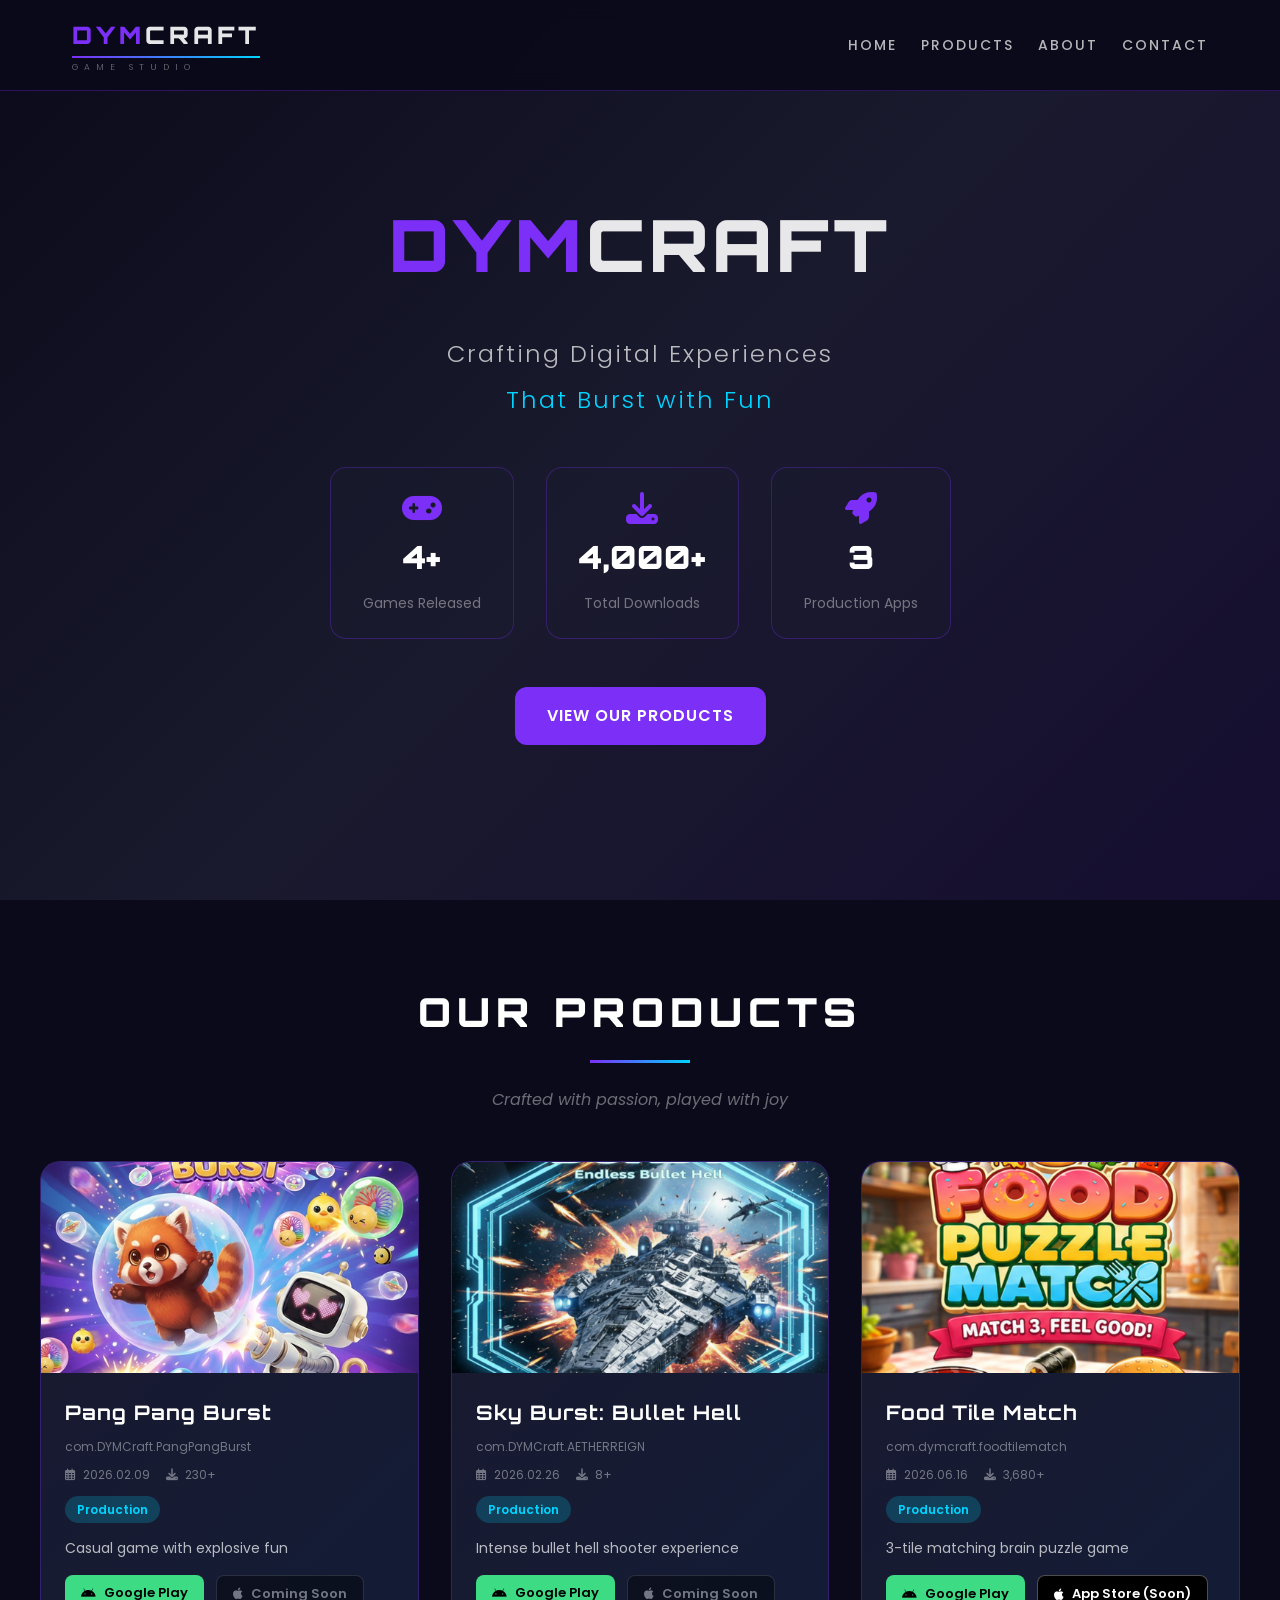
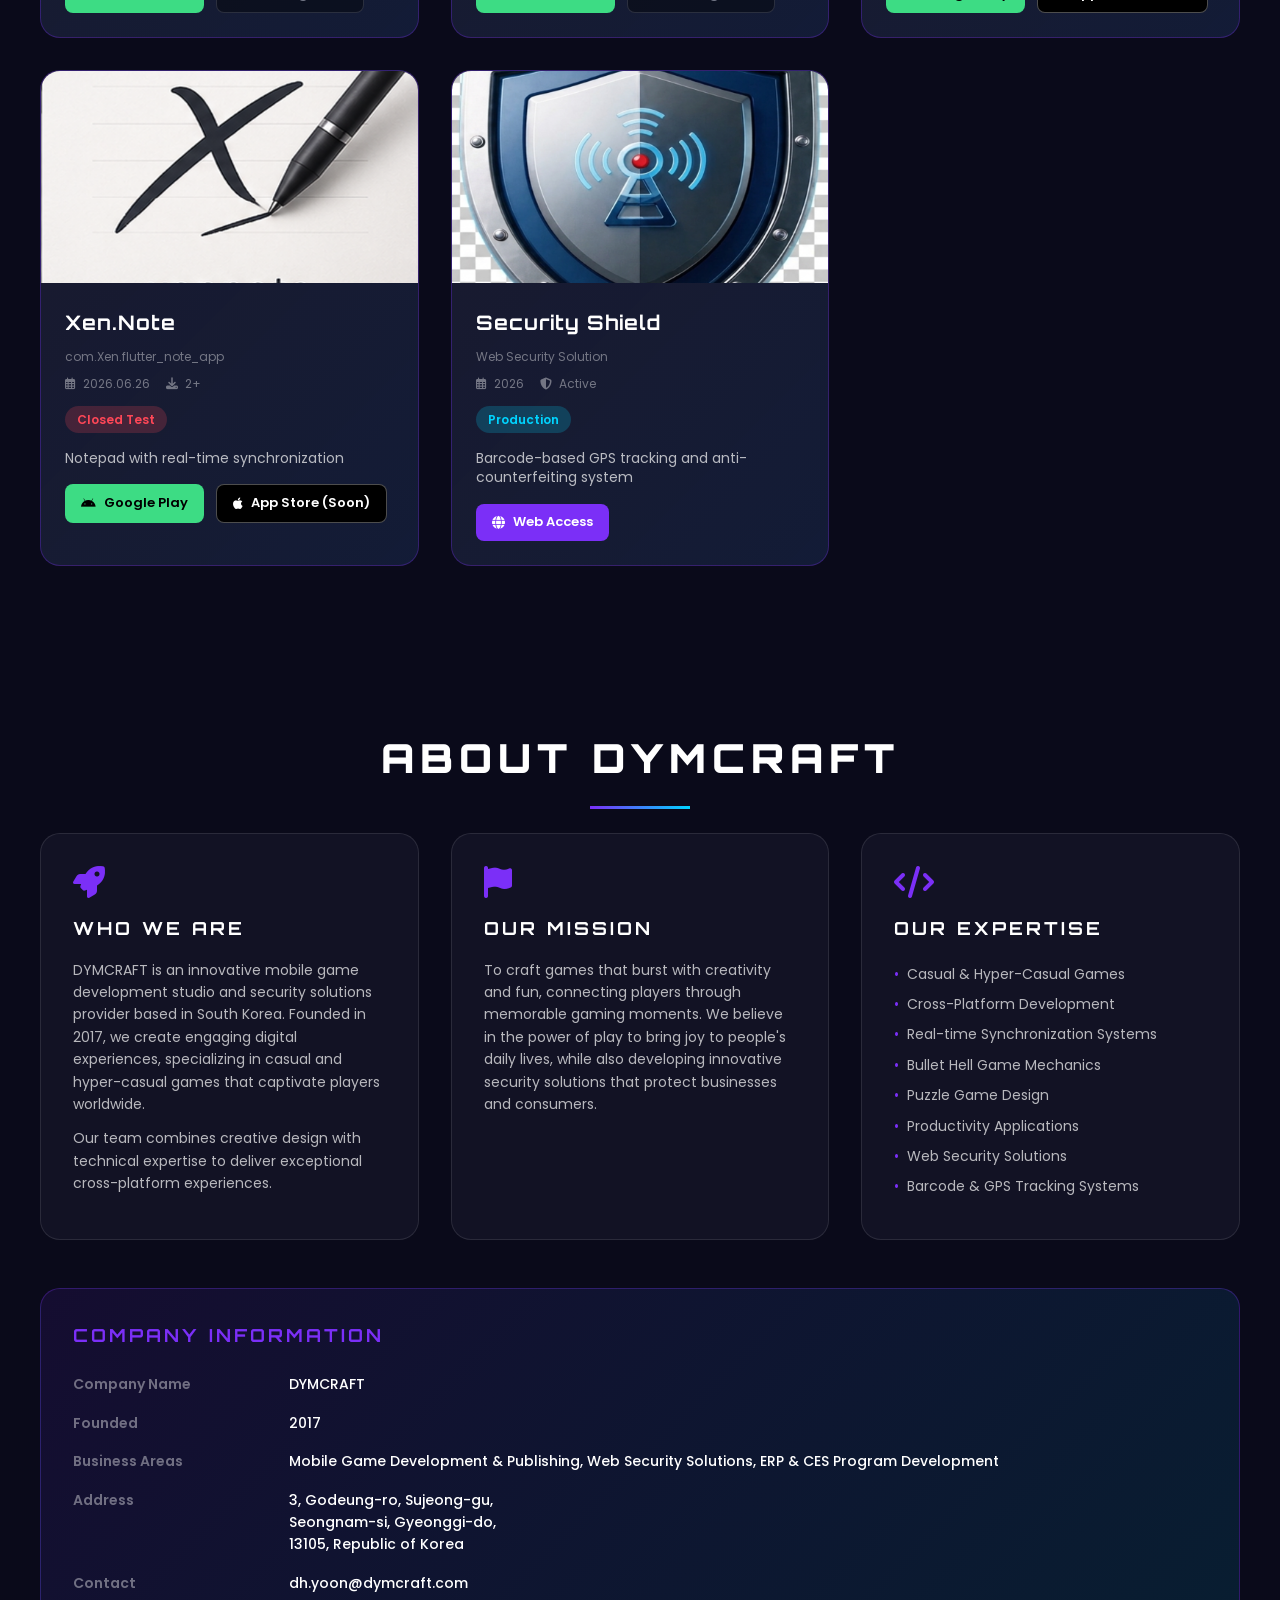
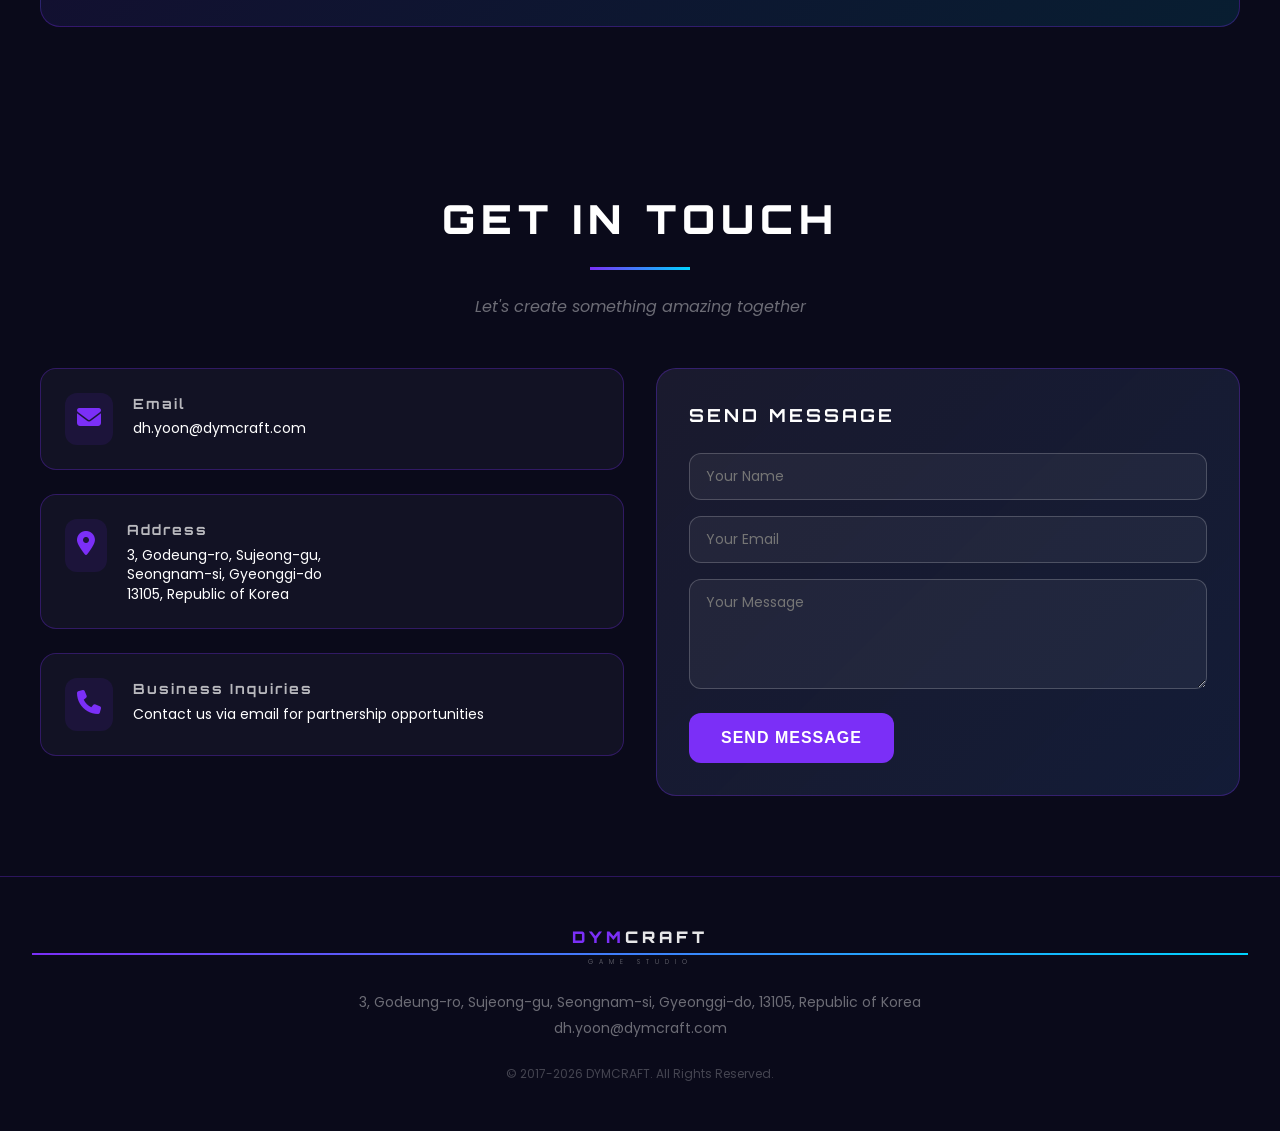
<file: index.html>
<!DOCTYPE html>
<html lang="en">
<head>
    <meta charset="UTF-8">
    <meta name="viewport" content="width=device-width, initial-scale=1.0">
    <title>DYMCRAFT - Crafting Digital Experiences</title>
    <meta name="description" content="DYMCRAFT - Innovative mobile game development studio and security solutions provider">
    <meta name="keywords" content="DYMCRAFT, game development, mobile games, Android games, security solutions, barcode tracking">
    
    <!-- Google Fonts -->
    <link rel="preconnect" href="https://fonts.googleapis.com">
    <link rel="preconnect" href="https://fonts.gstatic.com" crossorigin>
    <link href="https://fonts.googleapis.com/css2?family=Orbitron:wght@400;700;900&family=Poppins:wght@300;400;500;600;700&display=swap" rel="stylesheet">
    
    <!-- Font Awesome -->
    <link rel="stylesheet" href="https://cdnjs.cloudflare.com/ajax/libs/font-awesome/6.4.0/css/all.min.css">
    
    <link rel="stylesheet" href="css/style.css">
</head>
<body>
    <!-- Navigation -->
    <nav class="navbar">
        <div class="nav-container">
            <div class="logo">
                <span class="logo-dym">DYM</span><span class="logo-craft">CRAFT</span>
                <div class="logo-line"></div>
                <div class="logo-subtitle">GAME STUDIO</div>
            </div>
            <div class="nav-links">
                <a href="#home" class="nav-link">HOME</a>
                <a href="#products" class="nav-link">PRODUCTS</a>
                <a href="#about" class="nav-link">ABOUT</a>
                <a href="#contact" class="nav-link">CONTACT</a>
            </div>
        </div>
    </nav>

    <!-- Home Section -->
    <section id="home" class="hero">
        <div class="hero-content">
            <h1 class="hero-logo">
                <span class="logo-dym">DYM</span><span class="logo-craft">CRAFT</span>
            </h1>
            <p class="hero-subtitle">Crafting Digital Experiences</p>
            <p class="hero-highlight">That Burst with Fun</p>
            
            <div class="stats-container">
                <div class="stat-card">
                    <i class="fas fa-gamepad"></i>
                    <span class="stat-number">4+</span>
                    <span class="stat-label">Games Released</span>
                </div>
                <div class="stat-card">
                    <i class="fas fa-download"></i>
                    <span class="stat-number">4,000+</span>
                    <span class="stat-label">Total Downloads</span>
                </div>
                <div class="stat-card">
                    <i class="fas fa-rocket"></i>
                    <span class="stat-number">3</span>
                    <span class="stat-label">Production Apps</span>
                </div>
            </div>
            
            <a href="#products" class="btn-primary">VIEW OUR PRODUCTS</a>
        </div>
    </section>

    <!-- Products Section -->
    <section id="products" class="products">
        <h2 class="section-title">OUR PRODUCTS</h2>
        <div class="title-underline"></div>
        <p class="section-subtitle">Crafted with passion, played with joy</p>
        
        <div class="products-grid">
            <!-- Pang Pang Burst -->
            <div class="product-card">
                <div class="product-image">
                    <img src="assets/images/pang_pang_burst.png" alt="Pang Pang Burst">
                </div>
                <div class="product-info">
                    <h3>Pang Pang Burst</h3>
                    <p class="product-package">com.DYMCraft.PangPangBurst</p>
                    <div class="product-meta">
                        <span><i class="far fa-calendar-alt"></i> 2026.02.09</span>
                        <span><i class="fas fa-download"></i> 230+</span>
                    </div>
                    <span class="product-status production">Production</span>
                    <p class="product-description">Casual game with explosive fun</p>
                    <div class="store-buttons">
                        <a href="https://play.google.com/store/apps/details?id=com.DYMCraft.PangPangBurst" target="_blank" class="store-btn android">
                            <i class="fab fa-android"></i> Google Play
                        </a>
                        <button class="store-btn ios disabled" disabled>
                            <i class="fab fa-apple"></i> Coming Soon
                        </button>
                    </div>
                </div>
            </div>

            <!-- Sky Burst: Bullet Hell -->
            <div class="product-card">
                <div class="product-image">
                    <img src="assets/images/sky_burst.png" alt="Sky Burst: Bullet Hell">
                </div>
                <div class="product-info">
                    <h3>Sky Burst: Bullet Hell</h3>
                    <p class="product-package">com.DYMCraft.AETHERREIGN</p>
                    <div class="product-meta">
                        <span><i class="far fa-calendar-alt"></i> 2026.02.26</span>
                        <span><i class="fas fa-download"></i> 8+</span>
                    </div>
                    <span class="product-status production">Production</span>
                    <p class="product-description">Intense bullet hell shooter experience</p>
                    <div class="store-buttons">
                        <a href="https://play.google.com/store/apps/details?id=com.DYMCraft.AETHERREIGN" target="_blank" class="store-btn android">
                            <i class="fab fa-android"></i> Google Play
                        </a>
                        <button class="store-btn ios disabled" disabled>
                            <i class="fab fa-apple"></i> Coming Soon
                        </button>
                    </div>
                </div>
            </div>

            <!-- Food Tile Match -->
            <div class="product-card">
                <div class="product-image">
                    <img src="assets/images/food_tile_match.png" alt="Food Tile Match">
                </div>
                <div class="product-info">
                    <h3>Food Tile Match</h3>
                    <p class="product-package">com.dymcraft.foodtilematch</p>
                    <div class="product-meta">
                        <span><i class="far fa-calendar-alt"></i> 2026.06.16</span>
                        <span><i class="fas fa-download"></i> 3,680+</span>
                    </div>
                    <span class="product-status production">Production</span>
                    <p class="product-description">3-tile matching brain puzzle game</p>
                    <div class="store-buttons">
                        <a href="https://play.google.com/store/apps/details?id=com.dymcraft.foodtilematch" target="_blank" class="store-btn android">
                            <i class="fab fa-android"></i> Google Play
                        </a>
                        <a href="#" target="_blank" class="store-btn ios">
                            <i class="fab fa-apple"></i> App Store (Soon)
                        </a>
                    </div>
                </div>
            </div>

            <!-- Xen.Note -->
            <div class="product-card">
                <div class="product-image">
                    <img src="assets/images/xen_note.png" alt="Xen.Note">
                </div>
                <div class="product-info">
                    <h3>Xen.Note</h3>
                    <p class="product-package">com.Xen.flutter_note_app</p>
                    <div class="product-meta">
                        <span><i class="far fa-calendar-alt"></i> 2026.06.26</span>
                        <span><i class="fas fa-download"></i> 2+</span>
                    </div>
                    <span class="product-status testing">Closed Test</span>
                    <p class="product-description">Notepad with real-time synchronization</p>
                    <div class="store-buttons">
                        <a href="https://play.google.com/store/apps/details?id=com.Xen.flutter_note_app" target="_blank" class="store-btn android">
                            <i class="fab fa-android"></i> Google Play
                        </a>
                        <a href="#" target="_blank" class="store-btn ios">
                            <i class="fab fa-apple"></i> App Store (Soon)
                        </a>
                    </div>
                </div>
            </div>

            <!-- Security Shield -->
            <div class="product-card">
                <div class="product-image">
                    <img src="assets/images/security_shield.png" alt="Security Shield">
                </div>
                <div class="product-info">
                    <h3>Security Shield</h3>
                    <p class="product-package">Web Security Solution</p>
                    <div class="product-meta">
                        <span><i class="far fa-calendar-alt"></i> 2026</span>
                        <span><i class="fas fa-shield-alt"></i> Active</span>
                    </div>
                    <span class="product-status production">Production</span>
                    <p class="product-description">Barcode-based GPS tracking and anti-counterfeiting system</p>
                    <div class="store-buttons">
                        <a href="#" target="_blank" class="store-btn web">
                            <i class="fas fa-globe"></i> Web Access
                        </a>
                    </div>
                </div>
            </div>
        </div>
    </section>

    <!-- About Section -->
    <section id="about" class="about">
        <h2 class="section-title">ABOUT DYMCRAFT</h2>
        <div class="title-underline"></div>
        
        <div class="about-grid">
            <div class="about-card">
                <i class="fas fa-rocket"></i>
                <h3>WHO WE ARE</h3>
                <p>DYMCRAFT is an innovative mobile game development studio and security solutions provider based in South Korea. Founded in 2017, we create engaging digital experiences, specializing in casual and hyper-casual games that captivate players worldwide.</p>
                <p>Our team combines creative design with technical expertise to deliver exceptional cross-platform experiences.</p>
            </div>

            <div class="about-card">
                <i class="fas fa-flag"></i>
                <h3>OUR MISSION</h3>
                <p>To craft games that burst with creativity and fun, connecting players through memorable gaming moments. We believe in the power of play to bring joy to people's daily lives, while also developing innovative security solutions that protect businesses and consumers.</p>
            </div>

            <div class="about-card">
                <i class="fas fa-code"></i>
                <h3>OUR EXPERTISE</h3>
                <ul>
                    <li>Casual & Hyper-Casual Games</li>
                    <li>Cross-Platform Development</li>
                    <li>Real-time Synchronization Systems</li>
                    <li>Bullet Hell Game Mechanics</li>
                    <li>Puzzle Game Design</li>
                    <li>Productivity Applications</li>
                    <li>Web Security Solutions</li>
                    <li>Barcode & GPS Tracking Systems</li>
                </ul>
            </div>
        </div>

        <div class="company-info">
            <h3>COMPANY INFORMATION</h3>
            <div class="info-grid">
                <div class="info-item">
                    <span class="info-label">Company Name</span>
                    <span class="info-value">DYMCRAFT</span>
                </div>
                <div class="info-item">
                    <span class="info-label">Founded</span>
                    <span class="info-value">2017</span>
                </div>
                <div class="info-item">
                    <span class="info-label">Business Areas</span>
                    <span class="info-value">Mobile Game Development & Publishing, Web Security Solutions, ERP & CES Program Development</span>
                </div>
                <div class="info-item">
                    <span class="info-label">Address</span>
                    <span class="info-value">3, Godeung-ro, Sujeong-gu,<br>Seongnam-si, Gyeonggi-do,<br>13105, Republic of Korea</span>
                </div>
                <div class="info-item">
                    <span class="info-label">Contact</span>
                    <span class="info-value">dh.yoon@dymcraft.com</span>
                </div>
            </div>
        </div>
    </section>

    <!-- Contact Section -->
    <section id="contact" class="contact">
        <h2 class="section-title">GET IN TOUCH</h2>
        <div class="title-underline"></div>
        <p class="section-subtitle">Let's create something amazing together</p>
        
        <div class="contact-container">
            <div class="contact-info">
                <div class="contact-card">
                    <div class="contact-icon">
                        <i class="fas fa-envelope"></i>
                    </div>
                    <div>
                        <h4>Email</h4>
                        <p>dh.yoon@dymcraft.com</p>
                    </div>
                </div>
                
                <div class="contact-card">
                    <div class="contact-icon">
                        <i class="fas fa-map-marker-alt"></i>
                    </div>
                    <div>
                        <h4>Address</h4>
                        <p>3, Godeung-ro, Sujeong-gu,<br>Seongnam-si, Gyeonggi-do<br>13105, Republic of Korea</p>
                    </div>
                </div>
                
                <div class="contact-card">
                    <div class="contact-icon">
                        <i class="fas fa-phone"></i>
                    </div>
                    <div>
                        <h4>Business Inquiries</h4>
                        <p>Contact us via email for partnership opportunities</p>
                    </div>
                </div>
            </div>

            <div class="contact-form">
                <h3>SEND MESSAGE</h3>
                <form>
                    <input type="text" placeholder="Your Name" required>
                    <input type="email" placeholder="Your Email" required>
                    <textarea placeholder="Your Message" rows="4" required></textarea>
                    <button type="submit" class="btn-primary">SEND MESSAGE</button>
                </form>
            </div>
        </div>
    </section>

    <!-- Footer -->
    <footer class="footer">
        <div class="footer-logo">
            <span class="logo-dym">DYM</span><span class="logo-craft">CRAFT</span>
            <div class="logo-line"></div>
            <div class="logo-subtitle">GAME STUDIO</div>
        </div>
        <p class="footer-address">3, Godeung-ro, Sujeong-gu, Seongnam-si, Gyeonggi-do, 13105, Republic of Korea</p>
        <p class="footer-email">dh.yoon@dymcraft.com</p>
        <p class="footer-copyright">© 2017-2026 DYMCRAFT. All Rights Reserved.</p>
    </footer>

    <script src="js/script.js"></script>
</body>
</html>
</file>
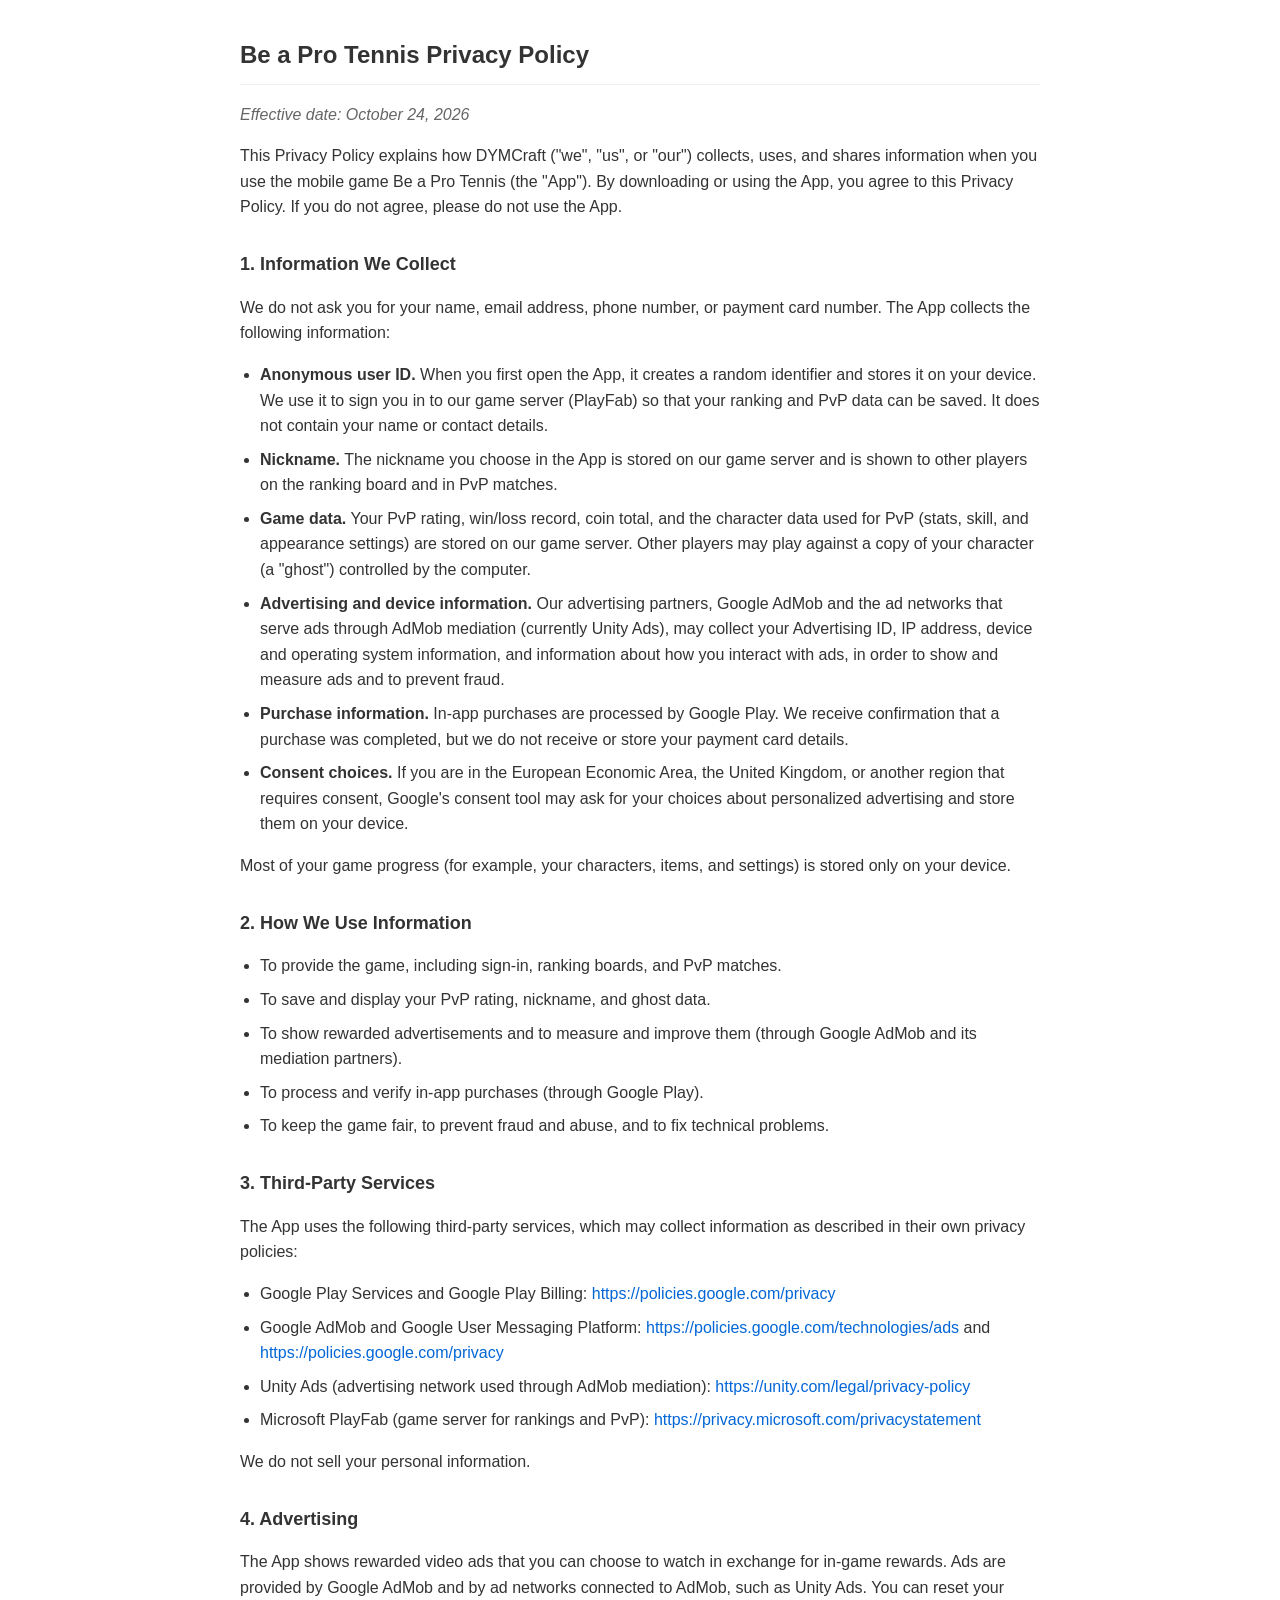
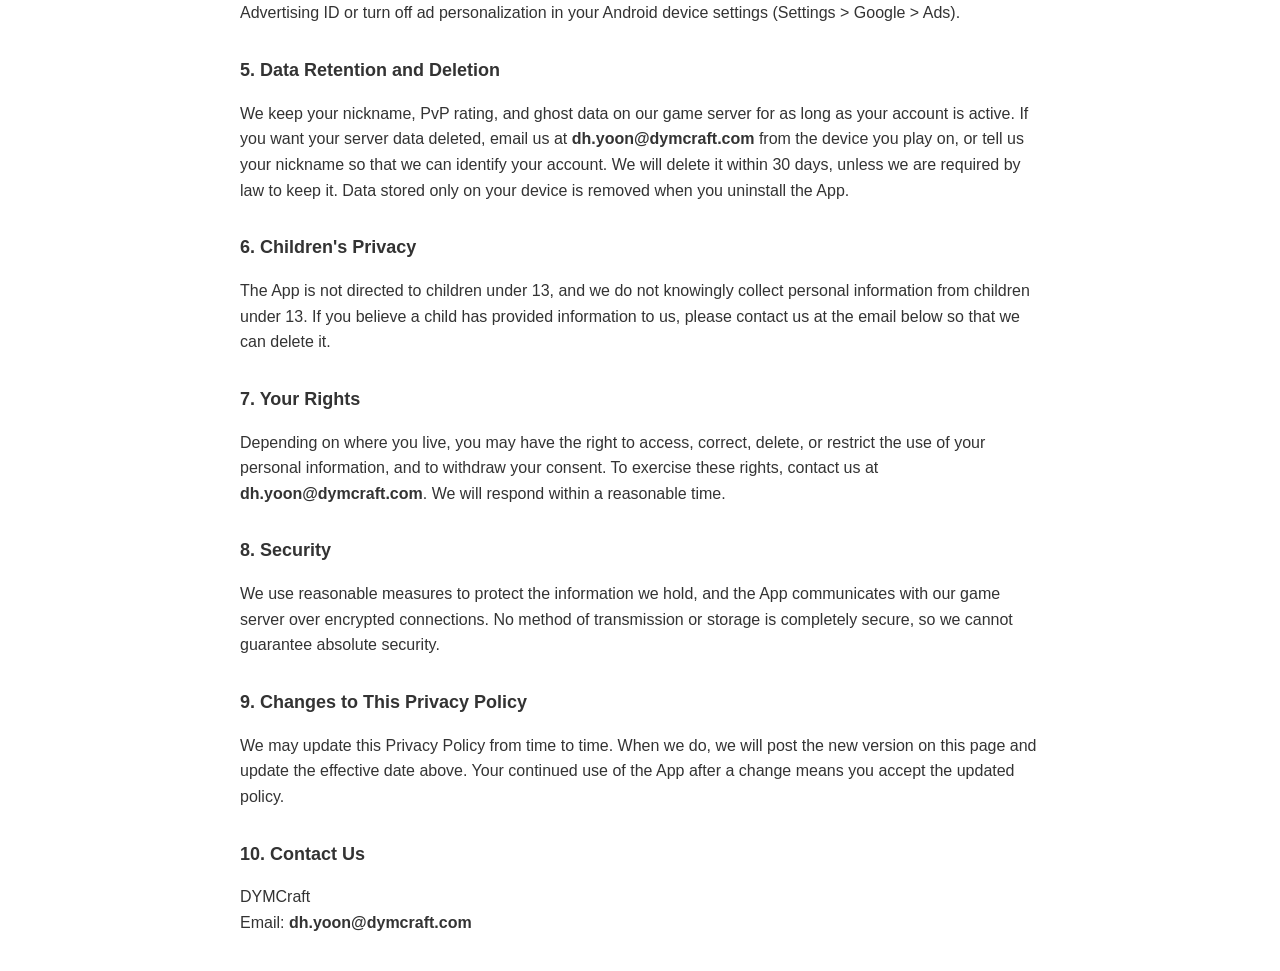
<file: privacy.html>
<!DOCTYPE html>
<html lang="en">
<head>
    <meta charset="UTF-8">
    <meta name="viewport" content="width=device-width, initial-scale=1.0">
    <title>Be a Pro Tennis Privacy Policy</title>
    <style>
        body {
            font-family: -apple-system, BlinkMacSystemFont, "Segoe UI", Roboto, Helvetica, Arial, sans-serif;
            line-height: 1.6;
            color: #333;
            max-width: 800px;
            margin: 0 auto;
            padding: 20px;
        }
        h1 { font-size: 24px; border-bottom: 1px solid #eee; padding-bottom: 10px; }
        h2 { font-size: 18px; margin-top: 30px; }
        p { margin-bottom: 15px; }
        ul { margin-bottom: 15px; padding-left: 20px; }
        li { margin-bottom: 8px; }
        a { color: #0366d6; text-decoration: none; }
        a:hover { text-decoration: underline; }
        .effective-date { color: #666; font-style: italic; }
    </style>
</head>
<body>

    <h1>Be a Pro Tennis Privacy Policy</h1>
    <p class="effective-date">Effective date: October 24, 2026</p>

    <p>This Privacy Policy explains how DYMCraft ("we", "us", or "our") collects, uses, and shares information when you use the mobile game Be a Pro Tennis (the "App"). By downloading or using the App, you agree to this Privacy Policy. If you do not agree, please do not use the App.</p>

    <h2>1. Information We Collect</h2>
    <p>We do not ask you for your name, email address, phone number, or payment card number. The App collects the following information:</p>
    <ul>
        <li><strong>Anonymous user ID.</strong> When you first open the App, it creates a random identifier and stores it on your device. We use it to sign you in to our game server (PlayFab) so that your ranking and PvP data can be saved. It does not contain your name or contact details.</li>
        <li><strong>Nickname.</strong> The nickname you choose in the App is stored on our game server and is shown to other players on the ranking board and in PvP matches.</li>
        <li><strong>Game data.</strong> Your PvP rating, win/loss record, coin total, and the character data used for PvP (stats, skill, and appearance settings) are stored on our game server. Other players may play against a copy of your character (a "ghost") controlled by the computer.</li>
        <li><strong>Advertising and device information.</strong> Our advertising partners, Google AdMob and the ad networks that serve ads through AdMob mediation (currently Unity Ads), may collect your Advertising ID, IP address, device and operating system information, and information about how you interact with ads, in order to show and measure ads and to prevent fraud.</li>
        <li><strong>Purchase information.</strong> In-app purchases are processed by Google Play. We receive confirmation that a purchase was completed, but we do not receive or store your payment card details.</li>
        <li><strong>Consent choices.</strong> If you are in the European Economic Area, the United Kingdom, or another region that requires consent, Google's consent tool may ask for your choices about personalized advertising and store them on your device.</li>
    </ul>
    <p>Most of your game progress (for example, your characters, items, and settings) is stored only on your device.</p>

    <h2>2. How We Use Information</h2>
    <ul>
        <li>To provide the game, including sign-in, ranking boards, and PvP matches.</li>
        <li>To save and display your PvP rating, nickname, and ghost data.</li>
        <li>To show rewarded advertisements and to measure and improve them (through Google AdMob and its mediation partners).</li>
        <li>To process and verify in-app purchases (through Google Play).</li>
        <li>To keep the game fair, to prevent fraud and abuse, and to fix technical problems.</li>
    </ul>

    <h2>3. Third-Party Services</h2>
    <p>The App uses the following third-party services, which may collect information as described in their own privacy policies:</p>
    <ul>
        <li>Google Play Services and Google Play Billing: <a href="https://policies.google.com/privacy" target="_blank">https://policies.google.com/privacy</a></li>
        <li>Google AdMob and Google User Messaging Platform: <a href="https://policies.google.com/technologies/ads" target="_blank">https://policies.google.com/technologies/ads</a> and <a href="https://policies.google.com/privacy" target="_blank">https://policies.google.com/privacy</a></li>
        <li>Unity Ads (advertising network used through AdMob mediation): <a href="https://unity.com/legal/privacy-policy" target="_blank">https://unity.com/legal/privacy-policy</a></li>
        <li>Microsoft PlayFab (game server for rankings and PvP): <a href="https://privacy.microsoft.com/privacystatement" target="_blank">https://privacy.microsoft.com/privacystatement</a></li>
    </ul>
    <p>We do not sell your personal information.</p>

    <h2>4. Advertising</h2>
    <p>The App shows rewarded video ads that you can choose to watch in exchange for in-game rewards. Ads are provided by Google AdMob and by ad networks connected to AdMob, such as Unity Ads. You can reset your Advertising ID or turn off ad personalization in your Android device settings (Settings &gt; Google &gt; Ads).</p>

    <h2>5. Data Retention and Deletion</h2>
    <p>We keep your nickname, PvP rating, and ghost data on our game server for as long as your account is active. If you want your server data deleted, email us at <strong>dh.yoon@dymcraft.com</strong> from the device you play on, or tell us your nickname so that we can identify your account. We will delete it within 30 days, unless we are required by law to keep it. Data stored only on your device is removed when you uninstall the App.</p>

    <h2>6. Children's Privacy</h2>
    <p>The App is not directed to children under 13, and we do not knowingly collect personal information from children under 13. If you believe a child has provided information to us, please contact us at the email below so that we can delete it.</p>

    <h2>7. Your Rights</h2>
    <p>Depending on where you live, you may have the right to access, correct, delete, or restrict the use of your personal information, and to withdraw your consent. To exercise these rights, contact us at <strong>dh.yoon@dymcraft.com</strong>. We will respond within a reasonable time.</p>

    <h2>8. Security</h2>
    <p>We use reasonable measures to protect the information we hold, and the App communicates with our game server over encrypted connections. No method of transmission or storage is completely secure, so we cannot guarantee absolute security.</p>

    <h2>9. Changes to This Privacy Policy</h2>
    <p>We may update this Privacy Policy from time to time. When we do, we will post the new version on this page and update the effective date above. Your continued use of the App after a change means you accept the updated policy.</p>

    <h2>10. Contact Us</h2>
    <p>DYMCraft<br>Email: <strong>dh.yoon@dymcraft.com</strong></p>

</body>
</html>
</file>
<file: css/style.css>
* {
    margin: 0;
    padding: 0;
    box-sizing: border-box;
}

:root {
    --primary: #7B2FF7;
    --secondary: #00D4FF;
    --dark: #0A0A1A;
    --surface: #1A1A2E;
    --text: #FFFFFF;
    --text-secondary: rgba(255, 255, 255, 0.7);
    --text-muted: rgba(255, 255, 255, 0.4);
}

body {
    font-family: 'Poppins', sans-serif;
    background-color: var(--dark);
    color: var(--text);
    line-height: 1.6;
    overflow-x: hidden;
}

/* Navigation */
.navbar {
    position: fixed;
    top: 0;
    left: 0;
    right: 0;
    background: rgba(10, 10, 26, 0.95);
    border-bottom: 1px solid rgba(123, 47, 247, 0.3);
    z-index: 1000;
    backdrop-filter: blur(10px);
}

.nav-container {
    max-width: 1200px;
    margin: 0 auto;
    padding: 1rem 2rem;
    display: flex;
    justify-content: space-between;
    align-items: center;
}

.logo {
    text-align: left;
}

.logo-dym {
    font-family: 'Orbitron', sans-serif;
    font-size: 1.5rem;
    font-weight: 900;
    letter-spacing: 4px;
    color: var(--primary);
}

.logo-craft {
    font-family: 'Orbitron', sans-serif;
    font-size: 1.5rem;
    font-weight: 900;
    letter-spacing: 4px;
    color: rgba(255, 255, 255, 0.9);
}

.logo-line {
    height: 2px;
    background: linear-gradient(to right, var(--primary), var(--secondary));
    margin-top: 2px;
}

.logo-subtitle {
    font-family: 'Poppins', sans-serif;
    font-size: 0.55rem;
    font-weight: 300;
    letter-spacing: 6px;
    color: var(--text-muted);
    margin-top: 2px;
}

.nav-links {
    display: flex;
    gap: 1.5rem;
}

.nav-link {
    font-family: 'Poppins', sans-serif;
    font-size: 0.875rem;
    font-weight: 500;
    letter-spacing: 2px;
    color: var(--text-secondary);
    text-decoration: none;
    transition: color 0.3s ease;
}

.nav-link:hover {
    color: var(--primary);
}

/* Hero Section */
.hero {
    min-height: 100vh;
    display: flex;
    align-items: center;
    justify-content: center;
    background: linear-gradient(135deg, var(--dark), var(--surface), rgba(123, 47, 247, 0.1));
    padding: 6rem 2rem 4rem;
    text-align: center;
}

.hero-logo {
    margin-bottom: 2rem;
}

.hero-logo .logo-dym {
    font-size: 4.5rem;
}

.hero-logo .logo-craft {
    font-size: 4.5rem;
}

.hero-subtitle {
    font-size: 1.5rem;
    font-weight: 300;
    color: var(--text-secondary);
    letter-spacing: 2px;
    margin-bottom: 0.5rem;
}

.hero-highlight {
    font-size: 1.5rem;
    font-weight: 300;
    color: var(--secondary);
    letter-spacing: 2px;
    margin-bottom: 3rem;
}

.stats-container {
    display: flex;
    gap: 2rem;
    justify-content: center;
    margin-bottom: 3rem;
    flex-wrap: wrap;
}

.stat-card {
    background: rgba(26, 26, 46, 0.5);
    border: 1px solid rgba(123, 47, 247, 0.3);
    border-radius: 1rem;
    padding: 1.5rem 2rem;
    display: flex;
    flex-direction: column;
    align-items: center;
    gap: 0.5rem;
    min-width: 180px;
}

.stat-card i {
    font-size: 2rem;
    color: var(--primary);
}

.stat-number {
    font-family: 'Orbitron', sans-serif;
    font-size: 2rem;
    font-weight: 900;
    color: var(--text);
}

.stat-label {
    font-size: 0.875rem;
    color: var(--text-muted);
}

.btn-primary {
    display: inline-block;
    background: var(--primary);
    color: white;
    padding: 1rem 2rem;
    border-radius: 0.75rem;
    text-decoration: none;
    font-weight: 600;
    font-size: 1rem;
    letter-spacing: 1px;
    transition: all 0.3s ease;
    border: none;
    cursor: pointer;
}

.btn-primary:hover {
    background: #6A1FDE;
    transform: translateY(-2px);
    box-shadow: 0 10px 30px rgba(123, 47, 247, 0.3);
}

/* Section Common */
section {
    padding: 5rem 2rem;
}

.section-title {
    font-family: 'Orbitron', sans-serif;
    font-size: 2.5rem;
    font-weight: 900;
    letter-spacing: 6px;
    text-align: center;
    margin-bottom: 1rem;
}

.title-underline {
    width: 100px;
    height: 3px;
    background: linear-gradient(to right, var(--primary), var(--secondary));
    margin: 0 auto 1.5rem;
}

.section-subtitle {
    text-align: center;
    color: var(--text-muted);
    font-style: italic;
    font-size: 1rem;
    margin-bottom: 3rem;
}

/* Products Section */
.products-grid {
    max-width: 1200px;
    margin: 0 auto;
    display: grid;
    grid-template-columns: repeat(auto-fit, minmax(350px, 1fr));
    gap: 2rem;
}

.product-card {
    background: linear-gradient(135deg, var(--surface), rgba(22, 33, 62, 0.8));
    border: 1px solid rgba(123, 47, 247, 0.3);
    border-radius: 1.25rem;
    overflow: hidden;
    transition: transform 0.3s ease, box-shadow 0.3s ease;
}

.product-card:hover {
    transform: translateY(-5px);
    box-shadow: 0 20px 40px rgba(123, 47, 247, 0.2);
}

.product-image {
    aspect-ratio: 16/9;
    background: linear-gradient(135deg, rgba(123, 47, 247, 0.3), rgba(0, 212, 255, 0.3));
    display: flex;
    align-items: center;
    justify-content: center;
    overflow: hidden;
}

.product-image img {
    width: 100%;
    height: 100%;
    object-fit: cover;
}

.product-image i {
    font-size: 4rem;
    color: rgba(255, 255, 255, 0.3);
}

.product-info {
    padding: 1.5rem;
}

.product-info h3 {
    font-family: 'Orbitron', sans-serif;
    font-size: 1.25rem;
    font-weight: 700;
    letter-spacing: 1px;
    margin-bottom: 0.5rem;
}

.product-package {
    font-size: 0.75rem;
    color: var(--text-muted);
    margin-bottom: 0.5rem;
    word-break: break-all;
}

.product-description {
    font-size: 0.875rem;
    color: var(--text-secondary);
    margin-bottom: 1rem;
    line-height: 1.4;
}

.product-meta {
    display: flex;
    gap: 1rem;
    margin-bottom: 0.75rem;
    font-size: 0.75rem;
    color: var(--text-muted);
}

.product-meta i {
    margin-right: 0.25rem;
}

.product-status {
    display: inline-block;
    padding: 0.25rem 0.75rem;
    border-radius: 1rem;
    font-size: 0.75rem;
    font-weight: 600;
    margin-bottom: 1rem;
}

.product-status.production {
    background: rgba(0, 212, 255, 0.2);
    color: var(--secondary);
}

.product-status.testing {
    background: rgba(255, 71, 87, 0.2);
    color: #FF4757;
}

.store-buttons {
    display: flex;
    gap: 0.75rem;
    flex-wrap: wrap;
}

.store-btn {
    display: inline-flex;
    align-items: center;
    gap: 0.5rem;
    padding: 0.5rem 1rem;
    border-radius: 0.5rem;
    font-size: 0.8125rem;
    font-weight: 600;
    text-decoration: none;
    transition: all 0.3s ease;
    border: none;
    cursor: pointer;
    font-family: 'Poppins', sans-serif;
}

.store-btn.android {
    background: #3DDC84;
    color: #000;
}

.store-btn.android:hover {
    background: #2CC06D;
    transform: translateY(-1px);
}

.store-btn.ios {
    background: #000;
    color: #fff;
    border: 1px solid rgba(255, 255, 255, 0.3);
}

.store-btn.ios:hover {
    background: #1a1a1a;
    transform: translateY(-1px);
}

.store-btn.web {
    background: var(--primary);
    color: #fff;
}

.store-btn.web:hover {
    background: #6A1FDE;
    transform: translateY(-1px);
}

.store-btn.disabled {
    opacity: 0.4;
    cursor: not-allowed;
}

.store-btn.disabled:hover {
    transform: none;
}

/* About Section */
.about-grid {
    max-width: 1200px;
    margin: 0 auto 3rem;
    display: grid;
    grid-template-columns: repeat(auto-fit, minmax(300px, 1fr));
    gap: 2rem;
}

.about-card {
    background: rgba(26, 26, 46, 0.5);
    border: 1px solid rgba(255, 255, 255, 0.1);
    border-radius: 1.25rem;
    padding: 2rem;
}

.about-card i {
    font-size: 2rem;
    color: var(--primary);
    margin-bottom: 1rem;
}

.about-card h3 {
    font-family: 'Orbitron', sans-serif;
    font-size: 1.125rem;
    font-weight: 700;
    letter-spacing: 3px;
    margin-bottom: 1rem;
}

.about-card p {
    font-size: 0.875rem;
    color: var(--text-secondary);
    line-height: 1.6;
    margin-bottom: 0.75rem;
}

.about-card ul {
    list-style: none;
}

.about-card ul li {
    font-size: 0.875rem;
    color: var(--text-secondary);
    padding: 0.25rem 0;
}

.about-card ul li::before {
    content: '•';
    color: var(--primary);
    margin-right: 0.5rem;
}

.company-info {
    max-width: 1200px;
    margin: 0 auto;
    background: linear-gradient(135deg, rgba(123, 47, 247, 0.1), rgba(0, 212, 255, 0.1));
    border: 1px solid rgba(123, 47, 247, 0.3);
    border-radius: 1.25rem;
    padding: 2rem;
}

.company-info h3 {
    font-family: 'Orbitron', sans-serif;
    font-size: 1.125rem;
    font-weight: 700;
    letter-spacing: 3px;
    color: var(--primary);
    margin-bottom: 1.5rem;
}

.info-grid {
    display: grid;
    gap: 1rem;
}

.info-item {
    display: grid;
    grid-template-columns: 200px 1fr;
    gap: 1rem;
}

.info-label {
    font-size: 0.875rem;
    font-weight: 600;
    color: var(--text-muted);
}

.info-value {
    font-size: 0.875rem;
    font-weight: 500;
    color: var(--text);
}

/* Contact Section */
.contact-container {
    max-width: 1200px;
    margin: 0 auto;
    display: grid;
    grid-template-columns: 1fr 1fr;
    gap: 2rem;
}

.contact-card {
    background: rgba(26, 26, 46, 0.5);
    border: 1px solid rgba(123, 47, 247, 0.3);
    border-radius: 1rem;
    padding: 1.5rem;
    display: flex;
    gap: 1.25rem;
    margin-bottom: 1.5rem;
    align-items: flex-start;
}

.contact-icon {
    background: rgba(123, 47, 247, 0.1);
    border-radius: 0.75rem;
    padding: 0.75rem;
}

.contact-icon i {
    font-size: 1.5rem;
    color: var(--primary);
}

.contact-card h4 {
    font-family: 'Orbitron', sans-serif;
    font-size: 0.875rem;
    font-weight: 700;
    letter-spacing: 2px;
    color: var(--text-secondary);
    margin-bottom: 0.25rem;
}

.contact-card p {
    font-size: 0.875rem;
    color: var(--text);
    line-height: 1.4;
}

.contact-form {
    background: linear-gradient(135deg, var(--surface), rgba(22, 33, 62, 0.8));
    border: 1px solid rgba(123, 47, 247, 0.3);
    border-radius: 1.25rem;
    padding: 2rem;
}

.contact-form h3 {
    font-family: 'Orbitron', sans-serif;
    font-size: 1.125rem;
    font-weight: 700;
    letter-spacing: 3px;
    margin-bottom: 1.5rem;
}

.contact-form input,
.contact-form textarea {
    width: 100%;
    padding: 0.75rem 1rem;
    margin-bottom: 1rem;
    background: rgba(255, 255, 255, 0.05);
    border: 1px solid rgba(255, 255, 255, 0.2);
    border-radius: 0.75rem;
    color: var(--text);
    font-family: 'Poppins', sans-serif;
    font-size: 0.875rem;
    outline: none;
    transition: border-color 0.3s ease;
}

.contact-form input:focus,
.contact-form textarea:focus {
    border-color: var(--primary);
}

.contact-form textarea {
    resize: vertical;
}

/* Footer */
.footer {
    background: var(--dark);
    border-top: 1px solid rgba(123, 47, 247, 0.3);
    padding: 3rem 2rem;
    text-align: center;
}

.footer-logo {
    margin-bottom: 1.5rem;
}

.footer-logo .logo-dym,
.footer-logo .logo-craft {
    font-size: 1rem;
}

.footer-logo .logo-subtitle {
    font-size: 0.4rem;
}

.footer-address,
.footer-email {
    font-size: 0.875rem;
    color: var(--text-muted);
    margin-bottom: 0.25rem;
}

.footer-copyright {
    font-size: 0.75rem;
    color: rgba(255, 255, 255, 0.24);
    margin-top: 1.5rem;
}

/* Smooth Scroll */
html {
    scroll-behavior: smooth;
}

/* Responsive */
@media (max-width: 768px) {
    .nav-links {
        gap: 1rem;
    }
    
    .nav-link {
        font-size: 0.75rem;
        letter-spacing: 1px;
    }
    
    .hero-logo .logo-dym,
    .hero-logo .logo-craft {
        font-size: 2.5rem;
    }
    
    .hero-subtitle,
    .hero-highlight {
        font-size: 1.125rem;
    }
    
    .section-title {
        font-size: 1.75rem;
        letter-spacing: 4px;
    }
    
    .contact-container {
        grid-template-columns: 1fr;
    }
    
    .info-item {
        grid-template-columns: 1fr;
    }

    .products-grid {
        grid-template-columns: 1fr;
    }

    .store-buttons {
        flex-direction: column;
    }
}
</file>
